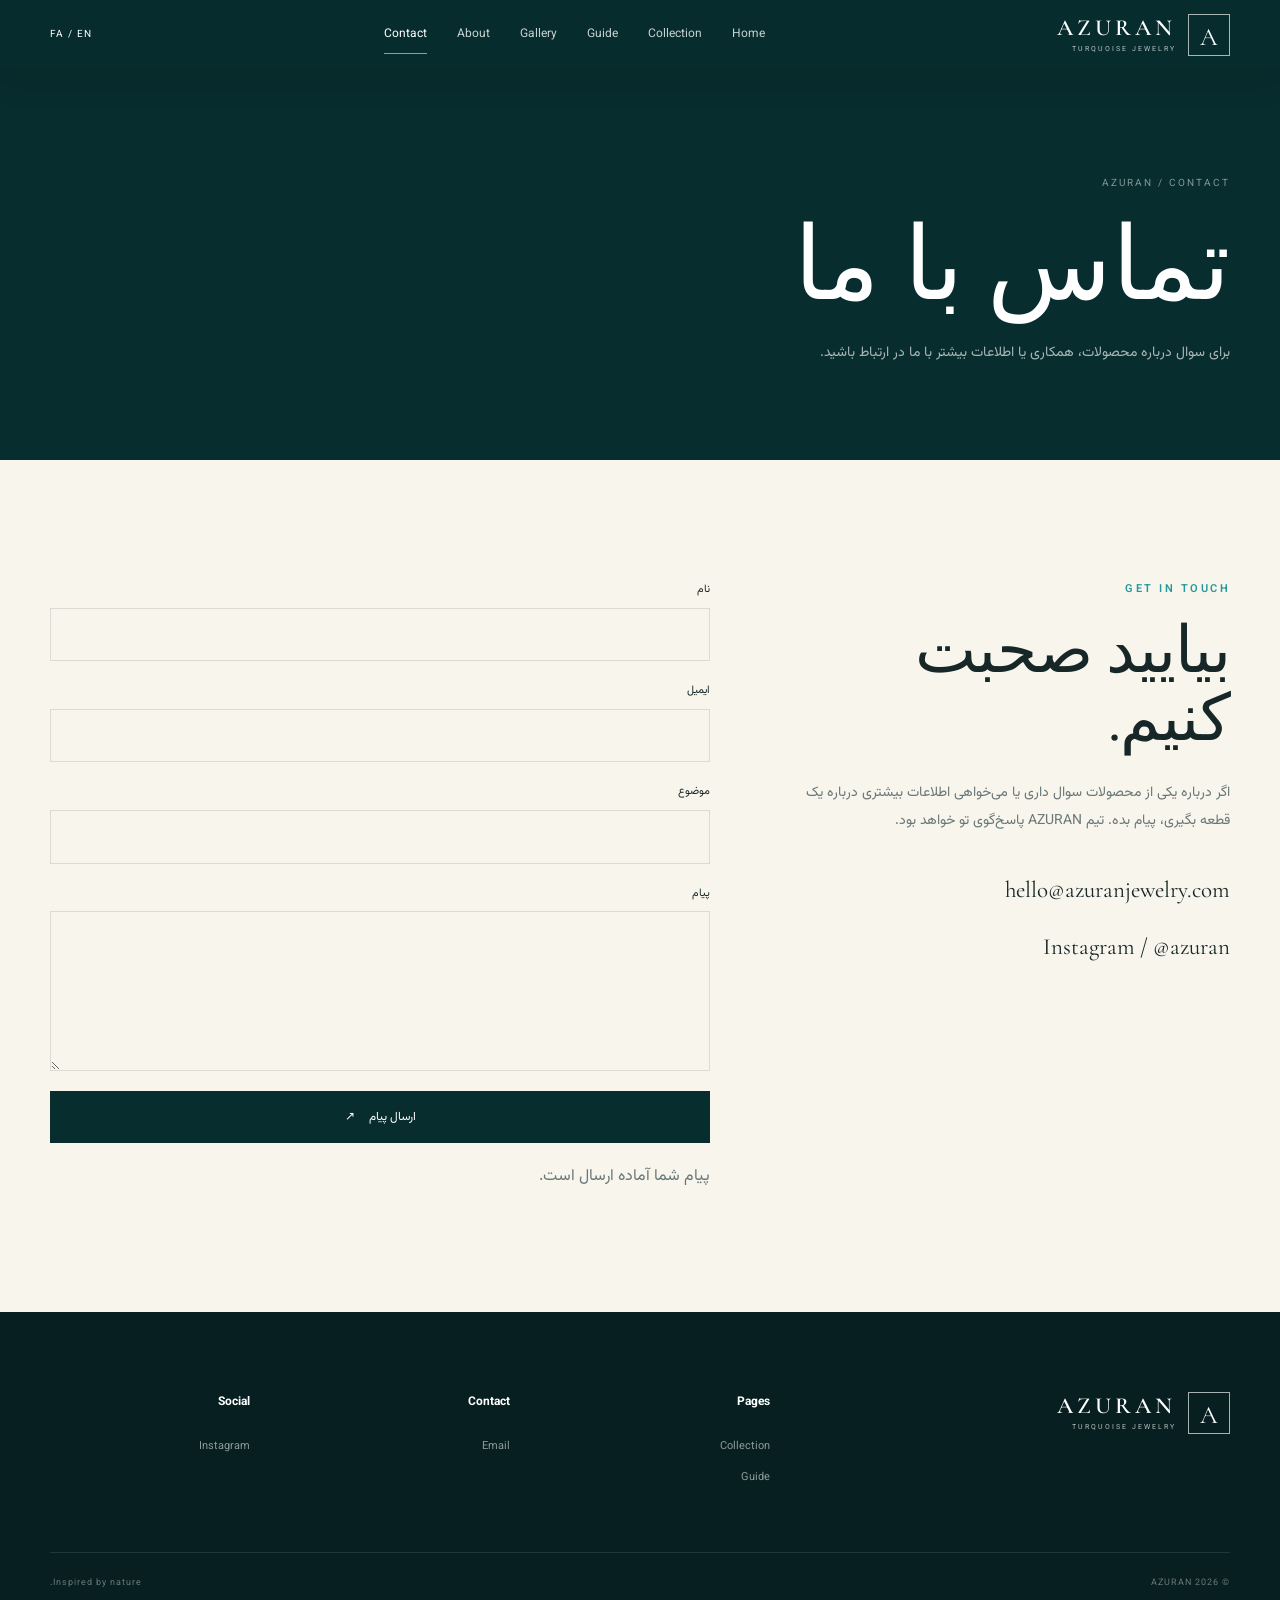
<file: contact.html>
<!DOCTYPE html>
<html lang="fa" dir="rtl">
<head>
<meta charset="UTF-8">
<meta name="viewport" content="width=device-width,initial-scale=1">
<title>Contact | AZURAN</title>
<link rel="preconnect" href="https://fonts.googleapis.com">
<link rel="preconnect" href="https://fonts.gstatic.com" crossorigin>
<link href="https://fonts.googleapis.com/css2?family=Cormorant+Garamond:wght@400;500;600;700&family=Vazirmatn:wght@300;400;500;600;700&display=swap" rel="stylesheet">
<link rel="stylesheet" href="assets/css/style.css">
<link rel="icon" href="favicon.svg">
</head>
<body>

<header class="site-header scrolled"><div class="container header-inner">
<a class="brand" href="index.html"><span class="brand-mark">A</span><span class="brand-text"><strong>AZURAN</strong><small>TURQUOISE JEWELRY</small></span></a>
<nav class="main-nav" id="mainNav"><a href="index.html">Home</a><a href="collection.html">Collection</a><a href="guide.html">Guide</a><a href="gallery.html">Gallery</a><a href="about.html">About</a><a class="active" href="contact.html">Contact</a></nav>
<div class="header-tools"><button class="language-switcher" id="languageSwitcher">FA / EN</button><button class="menu-toggle" id="menuToggle"><span></span><span></span><span></span></button></div>
</div></header>

<main>

<section class="page-hero">
<div class="container">
<span class="breadcrumb">AZURAN / CONTACT</span>
<h1 data-fa="تماس با ما" data-en="Contact">تماس با ما</h1>
<p data-fa="برای سوال درباره محصولات، همکاری یا اطلاعات بیشتر با ما در ارتباط باشید."
data-en="For product questions, collaborations or more information, get in touch with us.">
برای سوال درباره محصولات، همکاری یا اطلاعات بیشتر با ما در ارتباط باشید.
</p>
</div>
</section>

<section class="section">
<div class="container contact-grid">

<div class="contact-info reveal">
<span class="eyebrow">GET IN TOUCH</span>
<h2 data-fa="بیایید صحبت کنیم." data-en="Let's talk.">بیایید صحبت کنیم.</h2>
<p data-fa="اگر درباره یکی از محصولات سوال داری یا می‌خواهی اطلاعات بیشتری درباره یک قطعه بگیری، پیام بده. تیم AZURAN پاسخ‌گوی تو خواهد بود."
data-en="If you have a question about a piece or want more information, send us a message. The AZURAN team will be happy to help.">
اگر درباره یکی از محصولات سوال داری یا می‌خواهی اطلاعات بیشتری درباره یک قطعه بگیری، پیام بده. تیم AZURAN پاسخ‌گوی تو خواهد بود.
</p>

<div class="contact-links">
<a href="mailto:hello@azuranjewelry.com">hello@azuranjewelry.com</a>
<a href="#">Instagram / @azuran</a>
</div>
</div>


<form class="contact-form reveal">

<div class="field">
<label data-fa="نام" data-en="Name">نام</label>
<input type="text" required>
</div>

<div class="field">
<label data-fa="ایمیل" data-en="Email">ایمیل</label>
<input type="email" required>
</div>

<div class="field">
<label data-fa="موضوع" data-en="Subject">موضوع</label>
<input type="text" required>
</div>

<div class="field">
<label data-fa="پیام" data-en="Message">پیام</label>
<textarea required></textarea>
</div>

<button class="btn btn-dark" type="submit">
<span data-fa="ارسال پیام" data-en="Send message">ارسال پیام</span> ↗
</button>

<p class="form-message"
data-fa="پیام شما آماده ارسال است."
data-en="Your message is ready to be sent.">
</p>

</form>

</div>
</section>

</main>

<footer class="site-footer"><div class="container"><div class="footer-grid">
<div class="footer-brand"><a class="brand" href="index.html"><span class="brand-mark">A</span><span class="brand-text"><strong>AZURAN</strong><small>TURQUOISE JEWELRY</small></span></a></div>
<div class="footer-col"><h4>Pages</h4><a href="collection.html">Collection</a><a href="guide.html">Guide</a></div>
<div class="footer-col"><h4>Contact</h4><a href="mailto:hello@azuranjewelry.com">Email</a></div>
<div class="footer-col"><h4>Social</h4><a href="#">Instagram</a></div>
</div><div class="footer-bottom"><span>© 2026 AZURAN</span><span>Inspired by nature.</span></div></div></footer>

<script src="assets/js/script.js"></script>
</body>
</html>
</file>
<file: assets/css/style.css>
:root{
--deep:#082d2e;
--deep2:#0d4040;
--turq:#269a9a;
--turq-light:#65c4bd;
--cream:#f8f5ed;
--sand:#eee8da;
--white:#fff;
--ink:#172728;
--muted:#687777;
--gold:#b99a55;
--line:rgba(23,39,40,.13);
--serif:"Cormorant Garamond",serif;
--sans:"Vazirmatn",sans-serif;
--ease:cubic-bezier(.2,.7,.2,1);
}

*{box-sizing:border-box;margin:0;padding:0}

html{scroll-behavior:smooth}

body{
font-family:var(--sans);
background:var(--cream);
color:var(--ink);
line-height:1.8;
overflow-x:hidden;
}

body.loading{overflow:hidden}

a{text-decoration:none;color:inherit}

img{display:block;width:100%;height:100%;object-fit:cover}

button{font:inherit}

.container{
width:min(1180px,calc(100% - 48px));
margin:auto;
}

.section{padding:120px 0}

.soft-bg{background:#f1ede3}

.eyebrow,
.small-label{
display:block;
font-size:11px;
letter-spacing:2.5px;
font-weight:600;
text-transform:uppercase;
color:var(--turq);
margin-bottom:18px;
}

h1,h2,h3{
font-family:var(--serif);
font-weight:500;
line-height:1.05;
}

h2{
font-size:clamp(42px,5vw,72px);
letter-spacing:-1px;
}

p{color:var(--muted)}

.reveal{
opacity:0;
transform:translateY(35px);
transition:opacity .9s var(--ease),transform .9s var(--ease);
}

.reveal.visible{
opacity:1;
transform:none;
}


/* LOADER */

.loader{
position:fixed;
inset:0;
z-index:9999;
background:var(--deep);
display:grid;
place-content:center;
text-align:center;
transition:opacity .7s ease,visibility .7s ease;
}

.loader.hide{
opacity:0;
visibility:hidden;
}

.loader-logo{
font-family:var(--serif);
font-size:42px;
letter-spacing:7px;
color:#fff;
}

.loader-line{
width:150px;
height:1px;
background:rgba(255,255,255,.2);
margin:18px auto 0;
overflow:hidden;
}

.loader-line span{
display:block;
width:0;
height:100%;
background:var(--gold);
animation:load 1.5s ease forwards;
}

@keyframes load{to{width:100%}}


/* HEADER */

.site-header{
position:fixed;
top:0;
left:0;
right:0;
z-index:1000;
padding:22px 0;
color:#fff;
transition:.4s var(--ease);
}

.site-header.scrolled{
background:rgba(8,45,46,.94);
backdrop-filter:blur(16px);
padding:14px 0;
box-shadow:0 8px 35px rgba(0,0,0,.1);
}

.header-inner{
display:flex;
align-items:center;
justify-content:space-between;
gap:35px;
}

.brand{
display:flex;
align-items:center;
gap:12px;
min-width:max-content;
}

.brand-mark{
width:42px;
height:42px;
border:1px solid rgba(255,255,255,.65);
display:grid;
place-items:center;
font-family:var(--serif);
font-size:25px;
}

.brand-text{
display:flex;
flex-direction:column;
line-height:1;
}

.brand-text strong{
font-family:var(--serif);
font-size:23px;
letter-spacing:4px;
font-weight:600;
}

.brand-text small{
font-size:7px;
letter-spacing:2px;
margin-top:6px;
opacity:.7;
}

.main-nav{
display:flex;
align-items:center;
gap:30px;
}

.main-nav a{
font-size:12px;
position:relative;
padding:8px 0;
color:rgba(255,255,255,.78);
transition:.3s;
}

.main-nav a:hover,
.main-nav a.active{
color:#fff;
}

.main-nav a::after{
content:"";
position:absolute;
right:0;
bottom:0;
width:0;
height:1px;
background:var(--gold);
transition:.3s;
}

.main-nav a:hover::after,
.main-nav a.active::after{
width:100%;
}

.header-tools{
display:flex;
align-items:center;
gap:18px;
}

.language-switcher{
background:none;
border:0;
color:#fff;
font-size:10px;
letter-spacing:1px;
cursor:pointer;
}

.menu-toggle{
display:none;
border:0;
background:none;
width:35px;
cursor:pointer;
}

.menu-toggle span{
display:block;
height:1px;
background:#fff;
margin:6px 0;
transition:.3s;
}


/* HERO */

.hero{
min-height:100vh;
height:850px;
max-height:1000px;
position:relative;
background:var(--deep);
color:#fff;
display:flex;
align-items:center;
overflow:hidden;
}

.hero-bg{
position:absolute;
inset:0;
background:
url("https://images.unsplash.com/photo-1611652022419-a9419f74343d?auto=format&fit=crop&w=2200&q=90")
center/cover no-repeat;
transform:scale(1.04);
animation:heroZoom 12s ease-out forwards;
}

@keyframes heroZoom{to{transform:scale(1)}}

.hero-overlay{
position:absolute;
inset:0;
background:linear-gradient(90deg,rgba(5,27,28,.9),rgba(5,27,28,.35),rgba(5,27,28,.25));
}

.hero-inner{
position:relative;
z-index:2;
display:flex;
align-items:center;
justify-content:space-between;
width:100%;
padding-top:80px;
}

.hero-content{max-width:700px}

.hero-content h1{
font-size:clamp(65px,9vw,125px);
line-height:.88;
letter-spacing:-4px;
margin-bottom:35px;
}

.hero-content h1 em{
display:block;
font-style:italic;
color:#80cbc3;
}

.hero-content p{
max-width:570px;
font-size:15px;
line-height:2;
color:rgba(255,255,255,.76);
margin-bottom:35px;
}

.hero-actions{
display:flex;
gap:12px;
flex-wrap:wrap;
}

.btn{
min-height:52px;
padding:0 25px;
display:inline-flex;
align-items:center;
justify-content:center;
gap:14px;
border:1px solid transparent;
font-size:12px;
transition:.35s var(--ease);
cursor:pointer;
}

.btn-primary{
background:#d6b66b;
color:#182b2b;
}

.btn-primary:hover{
background:#fff;
transform:translateY(-3px);
}

.btn-outline{
border-color:rgba(255,255,255,.45);
color:#fff;
}

.btn-outline:hover{
background:#fff;
color:var(--deep);
}

.btn-dark{
background:var(--deep);
color:#fff;
}

.btn-dark:hover{
background:var(--turq);
transform:translateY(-3px);
}

.hero-side{
display:flex;
align-items:center;
gap:15px;
writing-mode:vertical-rl;
color:rgba(255,255,255,.65);
font-size:10px;
letter-spacing:2px;
}

.hero-side i{
display:block;
width:1px;
height:70px;
background:var(--gold);
}

.hero-bottom{
position:absolute;
bottom:0;
left:0;
right:0;
z-index:2;
border-top:1px solid rgba(255,255,255,.15);
}

.hero-bottom .container{
height:58px;
display:flex;
align-items:center;
justify-content:space-between;
font-size:9px;
letter-spacing:2px;
color:rgba(255,255,255,.6);
}


/* INTRO */

.split{
display:grid;
grid-template-columns:220px 1fr;
gap:80px;
}

.section-label{
display:flex;
align-items:flex-start;
gap:15px;
font-size:10px;
letter-spacing:2px;
color:var(--muted);
}

.section-label span{font-family:var(--serif);font-size:24px;color:var(--turq)}
.section-label i{width:40px;height:1px;background:var(--gold);margin-top:17px}

.section-content{max-width:900px}

.section-content h2{max-width:900px;margin-bottom:40px}

.two-text{
display:grid;
grid-template-columns:1fr 1fr;
gap:45px;
margin-bottom:35px;
}

.two-text p{font-size:14px;line-height:2.1}

.text-link{
display:inline-flex;
gap:15px;
align-items:center;
font-size:12px;
border-bottom:1px solid var(--ink);
padding-bottom:7px;
transition:.3s;
}

.text-link:hover{
color:var(--turq);
border-color:var(--turq);
}


/* SECTION HEAD */

.section-head{
display:flex;
justify-content:space-between;
align-items:end;
gap:30px;
margin-bottom:55px;
}

.section-head h2{max-width:700px}


/* PRODUCTS */

.products-grid{
display:grid;
grid-template-columns:repeat(4,1fr);
gap:20px;
}

.product-card:nth-child(even){margin-top:70px}

.product-image{
display:block;
height:450px;
position:relative;
overflow:hidden;
background:#ddd;
}

.product-image img{
transition:transform .8s var(--ease);
}

.product-card:hover .product-image img{
transform:scale(1.06);
}

.product-image>span{
position:absolute;
top:18px;
right:18px;
font-family:var(--serif);
font-size:19px;
color:#fff;
z-index:2;
}

.product-image>b{
position:absolute;
left:18px;
bottom:18px;
width:42px;
height:42px;
border-radius:50%;
background:rgba(255,255,255,.9);
display:grid;
place-items:center;
color:var(--deep);
opacity:0;
transform:translateY(10px);
transition:.4s;
}

.product-card:hover .product-image>b{
opacity:1;
transform:none;
}

.product-info{
padding:17px 3px;
display:flex;
justify-content:space-between;
}

.product-info small{
font-size:9px;
letter-spacing:1.5px;
color:var(--turq);
}

.product-info h3{
font-size:30px;
margin-top:4px;
}

.product-info p{
font-size:11px;
}


/* STONE FEATURE */

.stone-feature{
display:grid;
grid-template-columns:1fr 1fr;
min-height:700px;
}

.stone-photo{
min-height:650px;
overflow:hidden;
}

.stone-photo img{transition:transform 1.2s ease}
.stone-feature:hover .stone-photo img{transform:scale(1.04)}

.stone-copy{
background:#0d3d3e;
color:#fff;
display:flex;
align-items:center;
padding:90px 9%;
}

.stone-copy p{
color:rgba(255,255,255,.7);
font-size:14px;
line-height:2.1;
margin:0 0 20px;
}

.stone-copy h2{
font-size:clamp(45px,5vw,75px);
margin-bottom:35px;
}


/* VALUES */

.values-grid{
display:grid;
grid-template-columns:repeat(4,1fr);
border-top:1px solid var(--line);
}

.value{
padding:35px 25px 20px 0;
border-left:1px solid var(--line);
}

.value:first-child{border-left:0}

.value>span{
font-family:var(--serif);
font-size:18px;
color:var(--gold);
}

.value h3{
font-size:35px;
margin:20px 0 12px;
}

.value p{
font-size:13px;
line-height:2;
}


/* FINAL CTA */

.final-cta{
min-height:620px;
position:relative;
display:flex;
align-items:center;
color:#fff;
overflow:hidden;
}

.final-cta-bg{
position:absolute;
inset:0;
background:url("https://images.unsplash.com/photo-1599643478518-a784e5dc4c8f?auto=format&fit=crop&w=2000&q=85") center/cover;
}

.final-cta-overlay{
position:absolute;
inset:0;
background:rgba(5,29,30,.72);
}

.final-cta-content{
position:relative;
z-index:2;
text-align:center;
max-width:850px;
}

.final-cta-content h2{
font-size:clamp(48px,7vw,90px);
margin-bottom:25px;
}

.final-cta-content p{
color:rgba(255,255,255,.7);
margin-bottom:30px;
}


/* FOOTER */

.site-footer{
background:#071f20;
color:#fff;
padding:80px 0 25px;
}

.footer-grid{
display:grid;
grid-template-columns:2fr repeat(3,1fr);
gap:60px;
padding-bottom:65px;
}

.footer-brand p{
max-width:280px;
font-size:12px;
color:rgba(255,255,255,.55);
margin-top:22px;
}

.footer-col{
display:flex;
flex-direction:column;
gap:11px;
}

.footer-col h4{
font-size:12px;
margin-bottom:12px;
color:#fff;
}

.footer-col a{
font-size:11px;
color:rgba(255,255,255,.55);
transition:.3s;
}

.footer-col a:hover{color:#fff}

.footer-bottom{
border-top:1px solid rgba(255,255,255,.1);
padding-top:22px;
display:flex;
justify-content:space-between;
font-size:9px;
color:rgba(255,255,255,.4);
letter-spacing:1px;
}


/* INNER PAGES */

.page-hero{
min-height:460px;
background:var(--deep);
color:#fff;
display:flex;
align-items:end;
padding:150px 0 75px;
}

.page-hero h1{
font-size:clamp(60px,8vw,110px);
margin-top:15px;
}

.page-hero p{
max-width:650px;
color:rgba(255,255,255,.65);
font-size:14px;
margin-top:20px;
}

.breadcrumb{
font-size:10px;
letter-spacing:2px;
color:rgba(255,255,255,.5);
}


/* PRODUCT PAGE */

.product-detail{
display:grid;
grid-template-columns:1.1fr .9fr;
gap:70px;
align-items:start;
}

.product-main-image{
height:700px;
overflow:hidden;
}

.product-main-image img{
object-fit:cover;
}

.product-detail-info{
position:sticky;
top:120px;
}

.product-detail-info .category{
color:var(--turq);
font-size:10px;
letter-spacing:2px;
}

.product-detail-info h1{
font-size:clamp(55px,6vw,85px);
margin:12px 0 20px;
}

.product-detail-info .lead{
font-size:15px;
line-height:2.1;
margin-bottom:30px;
}

.spec-list{
border-top:1px solid var(--line);
margin:30px 0;
}

.spec{
display:flex;
justify-content:space-between;
padding:15px 0;
border-bottom:1px solid var(--line);
font-size:12px;
}

.spec strong{font-weight:500}


/* FILTER */

.filters{
display:flex;
flex-wrap:wrap;
gap:10px;
margin-bottom:45px;
}

.filter-btn{
border:1px solid var(--line);
background:none;
padding:10px 18px;
font-size:11px;
cursor:pointer;
transition:.3s;
}

.filter-btn.active,
.filter-btn:hover{
background:var(--deep);
color:#fff;
border-color:var(--deep);
}


/* GUIDE */

.guide-grid{
display:grid;
grid-template-columns:repeat(2,1fr);
gap:25px;
}

.guide-card{
background:#fff;
padding:45px;
border:1px solid var(--line);
}

.guide-card span{
font-family:var(--serif);
font-size:22px;
color:var(--gold);
}

.guide-card h3{
font-size:34px;
margin:18px 0 12px;
}

.guide-card p{
font-size:13px;
line-height:2;
}


/* GALLERY */

.gallery-grid{
columns:3 280px;
column-gap:18px;
}

.gallery-item{
break-inside:avoid;
margin-bottom:18px;
overflow:hidden;
position:relative;
cursor:pointer;
}

.gallery-item img{
height:auto;
transition:.6s;
}

.gallery-item:hover img{transform:scale(1.04)}


/* CONTACT */

.contact-grid{
display:grid;
grid-template-columns:.8fr 1.2fr;
gap:80px;
}

.contact-info h2{
font-size:65px;
margin-bottom:25px;
}

.contact-info p{
font-size:14px;
line-height:2;
}

.contact-links{
margin-top:35px;
display:grid;
gap:15px;
}

.contact-links a{
font-family:var(--serif);
font-size:23px;
}

.contact-form{
display:grid;
gap:20px;
}

.field{
display:grid;
gap:8px;
}

.field label{
font-size:11px;
}

.field input,
.field textarea{
border:1px solid var(--line);
background:transparent;
padding:14px;
outline:none;
font:inherit;
font-size:13px;
transition:.3s;
}

.field input:focus,
.field textarea:focus{
border-color:var(--turq);
}

.field textarea{
min-height:160px;
resize:vertical;
}


/* 404 */

.error-page{
min-height:100vh;
display:grid;
place-items:center;
text-align:center;
background:var(--deep);
color:#fff;
}

.error-page h1{
font-size:180px;
color:#73c8c0;
line-height:1;
}

.error-page h2{
font-size:50px;
margin:15px 0;
}

.error-page p{
color:rgba(255,255,255,.6);
margin-bottom:30px;
}


/* MOBILE */

@media(max-width:1000px){

.main-nav{gap:17px}

.products-grid{grid-template-columns:repeat(2,1fr)}

.product-card:nth-child(even){margin-top:0}

.values-grid{grid-template-columns:repeat(2,1fr)}

.value:nth-child(3){border-left:0}

.footer-grid{grid-template-columns:1fr 1fr}

}

@media(max-width:760px){

.container{width:min(100% - 32px,600px)}

.section{padding:80px 0}

.site-header{padding:15px 0}

.brand-text strong{font-size:19px}

.brand-mark{width:37px;height:37px}

.menu-toggle{display:block}

.main-nav{
position:fixed;
top:0;
right:0;
width:100%;
height:100vh;
background:var(--deep);
display:flex;
flex-direction:column;
justify-content:center;
align-items:center;
gap:25px;
transform:translateX(100%);
transition:.5s var(--ease);
}

body.menu-open .main-nav{transform:none}

.main-nav a{font-size:20px}

.hero{
height:100svh;
min-height:700px;
}

.hero-bg{
background-position:65% center;
}

.hero-inner{
padding-top:60px;
}

.hero-content h1{
font-size:65px;
letter-spacing:-2px;
}

.hero-content p{font-size:13px}

.hero-side{display:none}

.hero-bottom .container{
font-size:8px;
}

.split{
grid-template-columns:1fr;
gap:30px;
}

.two-text{
grid-template-columns:1fr;
gap:20px;
}

.section-head{
align-items:flex-start;
flex-direction:column;
}

.products-grid{
grid-template-columns:1fr 1fr;
gap:12px;
}

.product-image{
height:300px;
}

.product-info h3{font-size:25px}

.stone-feature{
grid-template-columns:1fr;
}

.stone-photo{min-height:450px}

.stone-copy{
padding:70px 30px;
}

.values-grid{
grid-template-columns:1fr;
}

.value{
border-left:0;
border-bottom:1px solid var(--line);
padding:30px 0;
}

.footer-grid{
grid-template-columns:1fr 1fr;
gap:40px 25px;
}

.footer-brand{grid-column:1/-1}

.footer-bottom{
flex-direction:column;
gap:10px;
}

.product-detail{
grid-template-columns:1fr;
gap:40px;
}

.product-main-image{height:500px}

.product-detail-info{position:static}

.guide-grid{
grid-template-columns:1fr;
}

.contact-grid{
grid-template-columns:1fr;
gap:45px;
}

.contact-info h2{font-size:55px}

.page-hero{
min-height:390px;
padding-top:130px;
}

}

@media(max-width:430px){

.products-grid{grid-template-columns:1fr}

.product-image{height:420px}

.hero-content h1{font-size:56px}

.hero-actions .btn{
width:100%;
}

.footer-grid{grid-template-columns:1fr}

.footer-brand{grid-column:auto}

}
</file>
